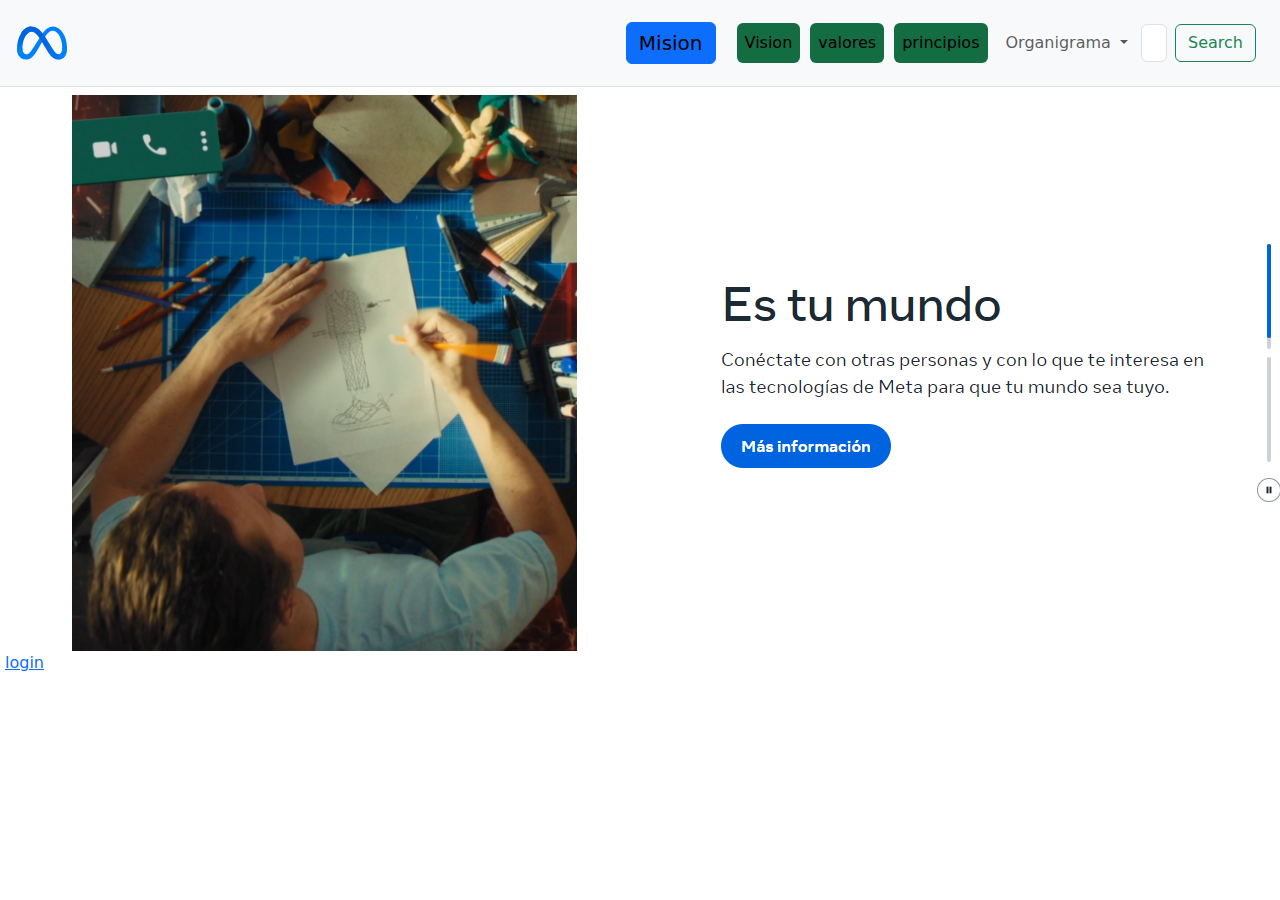
<file: index.html>
<!DOCTYPE html>
<html lang="en">
<head>
    <meta charset="UTF-8">
    <meta name="viewport" content="width=device-width, initial-scale=1.0">
    <link rel="stylesheet" href="styles.css">
    <link href="https://cdn.jsdelivr.net/npm/bootstrap@5.3.3/dist/css/bootstrap.min.css" rel="stylesheet" integrity="sha384-QWTKZyjpPEjISv5WaRU9OFeRpok6YctnYmDr5pNlyT2bRjXh0JMhjY6hW+ALEwIH" crossorigin="anonymous">
    <title>Document</title>
</head>
<body>
    <header class="container-fluid d-flex bg-light align-items-center justify-content-center mb-2 border-bottom">
        <nav class="navbar ">
            <a class="navbar-brand" href="#">
              <img src="imgs/meta-icon (1).svg" width="50" height="50" alt="">
            </a>
          </nav>
          <nav class="navbar navbar-expand-lg navbar-light bg-light">
            <div class="container-fluid">
              <a class="navbar-brand btn btn-primary" href="mision.html">Mision</a>
              <button class="navbar-toggler" type="button" data-bs-toggle="collapse" data-bs-target="#navbarSupportedContent" aria-controls="navbarSupportedContent" aria-expanded="false" aria-label="Toggle navigation">
                <span class="navbar-toggler-icon"></span>
              </button>
              <div class="collapse navbar-collapse" id="navbarSupportedContent">
                <ul class="navbar-nav me-auto mb-2 mb-lg-0">
                  <li class="nav-item">
                    <a class="nav-link active btn btn-success" aria-current="page" href="vision.html">Vision</a>
                  </li>
                  <li class="nav-item">
                    <a class="nav-link active btn  btn-success"  aria-current="page" href="valores.html">valores</a>
                  </li>
                  <li class="nav-item">
                    <a class="nav-link active btn  btn-success" aria-current="page" href="principios.html">principios
                    </a>
                  </li>
                  <li class="nav-item dropdown">
                    <a class="nav-link dropdown-toggle" href="#" id="navbarDropdown" role="button" data-bs-toggle="dropdown" aria-expanded="false">
                      Organigrama
                    </a>
                    
                    <ul class="dropdown-menu" aria-labelledby="navbarDropdown">
                      <li><a class="dropdown-item" href="#">Action</a></li>
                      <li><a class="dropdown-item" href="#">Another action</a></li>
                      <li><hr class="dropdown-divider"></li>
                      <li><a class="dropdown-item" href="#">Something else here</a></li>
                    </ul>
                  </li>
                 
                </ul>
                <form class="d-flex">
                  <input class="form-control me-2" type="search" placeholder="Search" aria-label="Search">
                  <button class="btn btn-outline-success" type="submit">Search</button>
                </form>
              </div>
            </div>
          </nav>
      </header>
      <main>
        <img src="Screenshot_1.png" alt="">
      </main>
      <script src="https://cdn.jsdelivr.net/npm/bootstrap@5.3.3/dist/js/bootstrap.bundle.min.js" integrity="sha384-YvpcrYf0tY3lHB60NNkmXc5s9fDVZLESaAA55NDzOxhy9GkcIdslK1eN7N6jIeHz" crossorigin="anonymous"></script>
<a href="login.html">login</a>
</body>
</html>
</file>
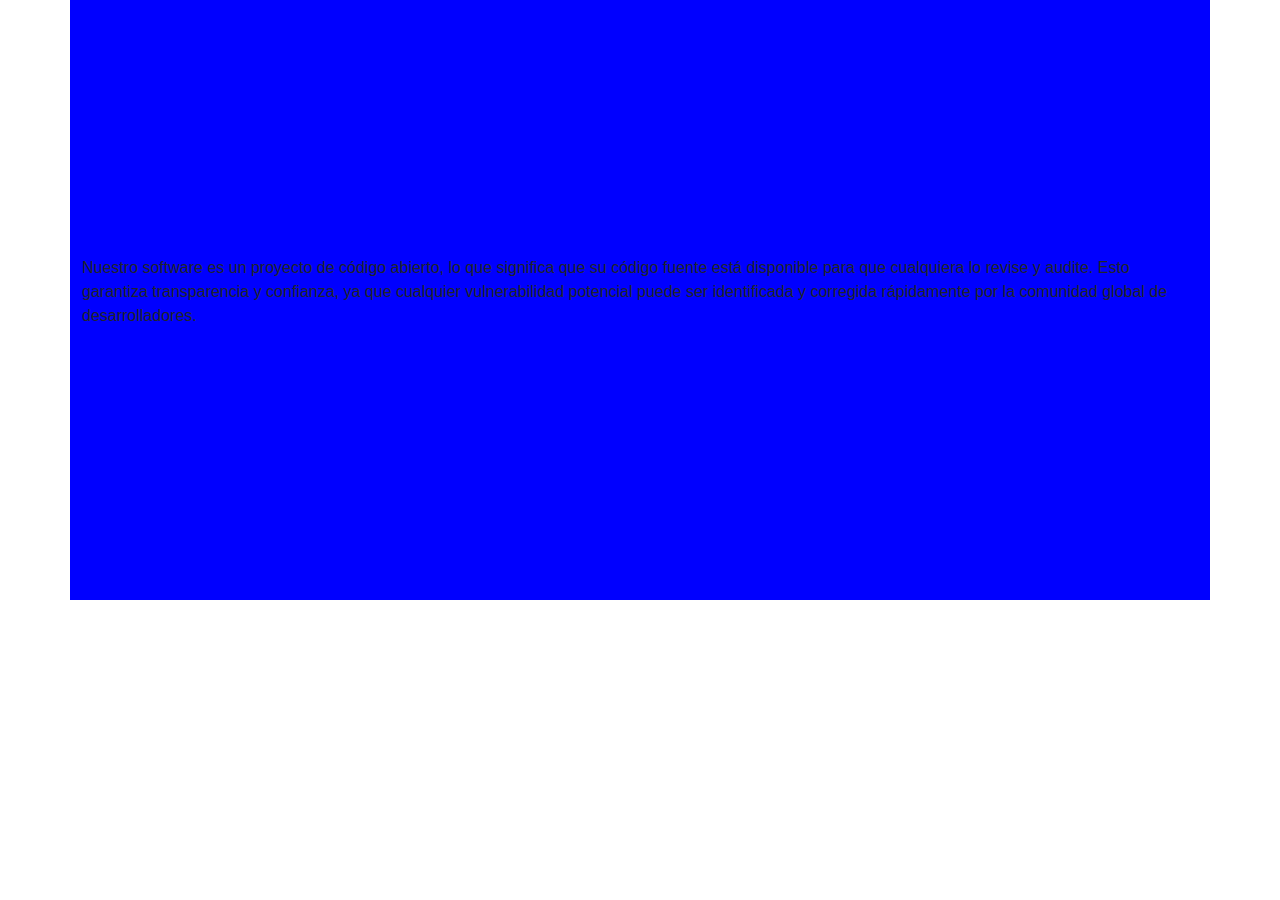
<file: codigo.html>
<!DOCTYPE html>
<html lang="en">
<head>
    <meta charset="UTF-8">
    <meta name="viewport" content="width=device-width, initial-scale=1.0">
    <link rel="stylesheet" href="mision.css">
    <link href="https://cdn.jsdelivr.net/npm/bootstrap@5.3.3/dist/css/bootstrap.min.css" rel="stylesheet" integrity="sha384-QWTKZyjpPEjISv5WaRU9OFeRpok6YctnYmDr5pNlyT2bRjXh0JMhjY6hW+ALEwIH" crossorigin="anonymous">

    <title>Document</title>
</head>
<body >

    <div class="container">
        <p>Nuestro software es un proyecto de código abierto, lo que significa que su código fuente está disponible para que cualquiera lo revise y audite. Esto garantiza transparencia y confianza, ya que cualquier vulnerabilidad potencial puede ser identificada y corregida rápidamente por la comunidad global de desarrolladores.</p>
    </div>
</body>
</html>
</file>
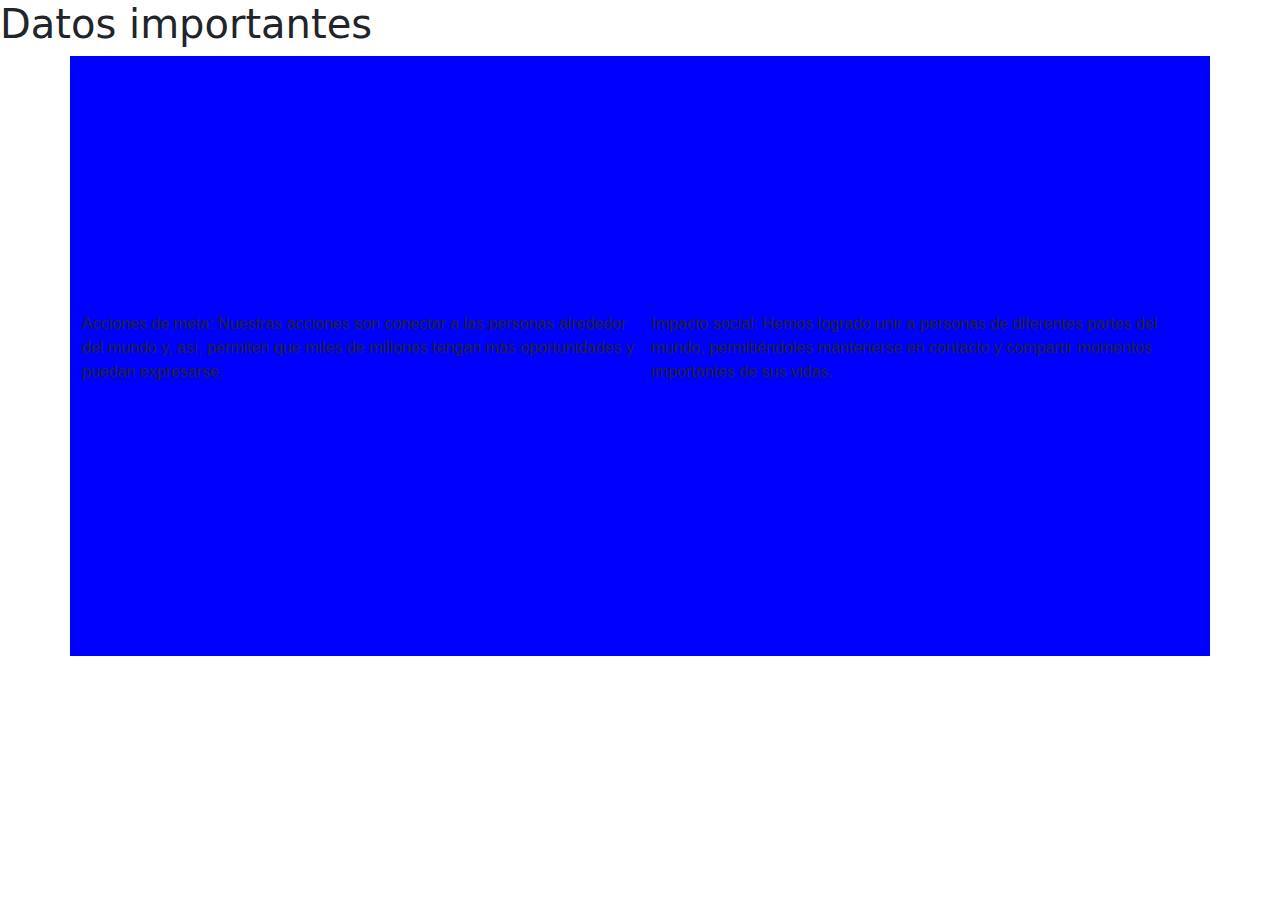
<file: datos_importantes.html>
<!DOCTYPE html>
<html lang="en">
<head>
    <meta charset="UTF-8">
    <meta name="viewport" content="width=device-width, initial-scale=1.0">
    <link rel="stylesheet" href="mision.css">
    <link href="https://cdn.jsdelivr.net/npm/bootstrap@5.3.3/dist/css/bootstrap.min.css" rel="stylesheet" integrity="sha384-QWTKZyjpPEjISv5WaRU9OFeRpok6YctnYmDr5pNlyT2bRjXh0JMhjY6hW+ALEwIH" crossorigin="anonymous">

    <title>Document</title>
</head>
<body>
    <header>
        <h1>Datos importantes</h1>
    </header>
    <div class="container">
        
    <p>
        Acciones de meta: Nuestras acciones son conectar a las personas alrededor del mundo y, así, permiten que miles de millones tengan más oportunidades y puedan expresarse.
     </p>
     <br>
     <p>Impacto social:             Hemos logrado unir a personas de diferentes partes del mundo, permitiéndoles mantenerse en contacto y compartir momentos importantes de sus vidas.</p>
    </div>
</body>
</html>
</file>
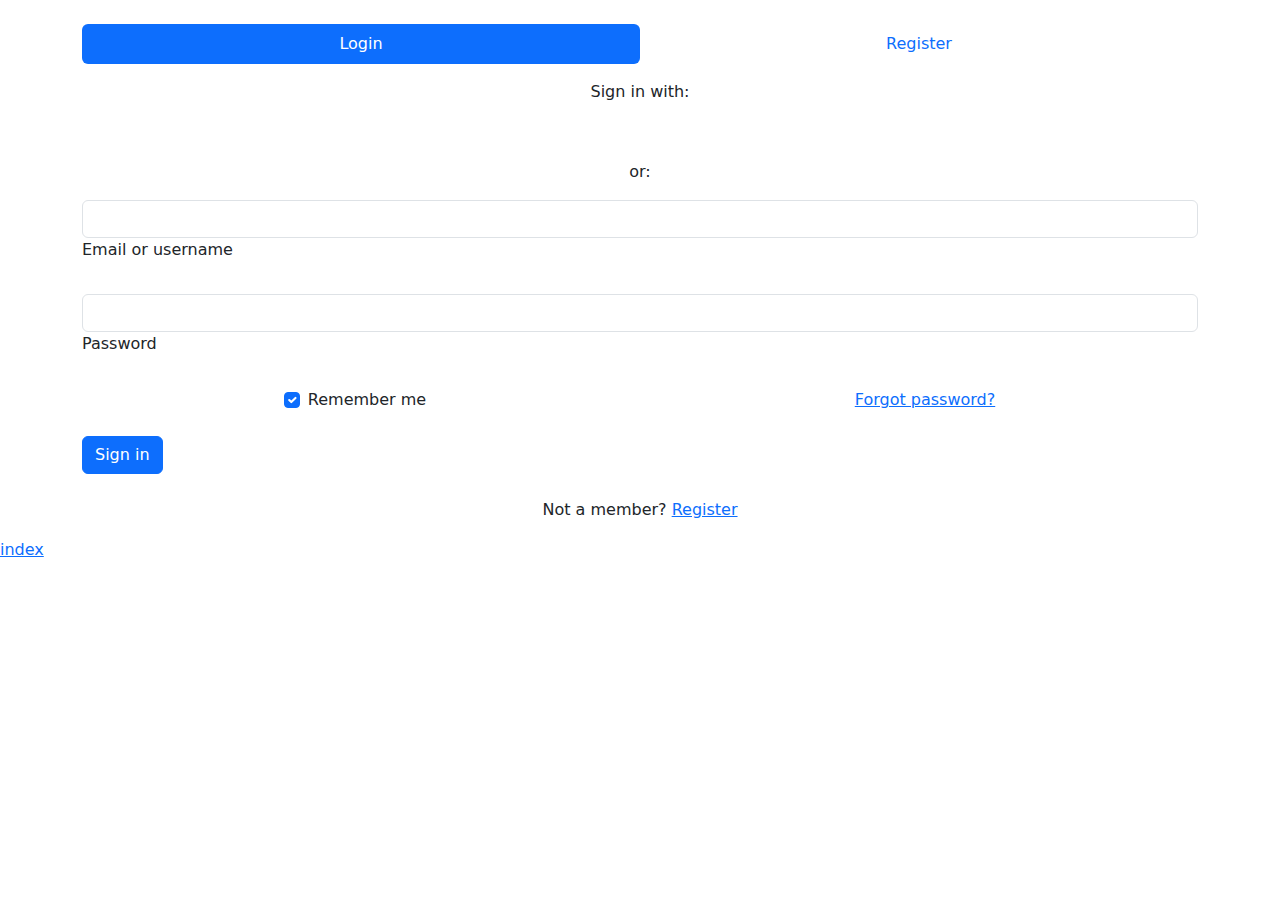
<file: login.html>
<!DOCTYPE html>
<html lang="en">

<head>
  <meta charset="UTF-8">
  <meta name="viewport" content="width=device-width, initial-scale=1.0">
  <link href="https://cdn.jsdelivr.net/npm/bootstrap@5.3.3/dist/css/bootstrap.min.css" rel="stylesheet"
    integrity="sha384-QWTKZyjpPEjISv5WaRU9OFeRpok6YctnYmDr5pNlyT2bRjXh0JMhjY6hW+ALEwIH" crossorigin="anonymous">
  <title>Document</title>
</head>

<body>
  <main class="container mt-4">
    <!-- Pills navs -->
    <ul class="nav nav-pills nav-justified mb-3" id="ex1" role="tablist">
      <li class="nav-item" role="presentation">
        <a class="nav-link active" id="tab-login" data-mdb-pill-init href="#pills-login" role="tab"
          aria-controls="pills-login" aria-selected="true">Login</a>
      </li>
      <li class="nav-item" role="presentation">
        <a class="nav-link" id="tab-register" data-mdb-pill-init href="#pills-register" role="tab"
          aria-controls="pills-register" aria-selected="false">Register</a>
      </li>
    </ul>
    <!-- Pills navs -->

    <!-- Pills content -->
    <div class="tab-content">
      <div class="tab-pane fade show active" id="pills-login" role="tabpanel" aria-labelledby="tab-login">
        <form>
          <div class="text-center mb-3">
            <p>Sign in with:</p>
            <button type="button" data-mdb-button-init data-mdb-ripple-init class="btn btn-link btn-floating mx-1">
              <i class="fab fa-facebook-f"></i>
            </button>

            <button type="button" data-mdb-button-init data-mdb-ripple-init class="btn btn-link btn-floating mx-1">
              <i class="fab fa-google"></i>
            </button>

            <button type="button" data-mdb-button-init data-mdb-ripple-init class="btn btn-link btn-floating mx-1">
              <i class="fab fa-twitter"></i>
            </button>

            <button type="button" data-mdb-button-init data-mdb-ripple-init class="btn btn-link btn-floating mx-1">
              <i class="fab fa-github"></i>
            </button>
          </div>

          <p class="text-center">or:</p>

          <!-- Email input -->
          <div data-mdb-input-init class="form-outline mb-4">
            <input type="email" id="loginName" class="form-control" />
            <label class="form-label" for="loginName">Email or username</label>
          </div>

          <!-- Password input -->
          <div data-mdb-input-init class="form-outline mb-4">
            <input type="password" id="loginPassword" class="form-control" />
            <label class="form-label" for="loginPassword">Password</label>
          </div>

          <!-- 2 column grid layout -->
          <div class="row mb-4">
            <div class="col-md-6 d-flex justify-content-center">
              <!-- Checkbox -->
              <div class="form-check mb-3 mb-md-0">
                <input class="form-check-input" type="checkbox" value="" id="loginCheck" checked />
                <label class="form-check-label" for="loginCheck"> Remember me </label>
              </div>
            </div>

            <div class="col-md-6 d-flex justify-content-center">
              <!-- Simple link -->
              <a href="#!">Forgot password?</a>
            </div>
          </div>

          <!-- Submit button -->
          <button type="submit" data-mdb-button-init data-mdb-ripple-init class="btn btn-primary btn-block mb-4">Sign
            in</button>

          <!-- Register buttons -->
          <div class="text-center">
            <p>Not a member? <a href="#!">Register</a></p>
          </div>
        </form>
      </div>
      <div class="tab-pane fade" id="pills-register" role="tabpanel" aria-labelledby="tab-register">
        <form>
          <div class="text-center mb-3">
            <p>Sign up with:</p>
            <button type="button" data-mdb-button-init data-mdb-ripple-init class="btn btn-link btn-floating mx-1">
              <i class="fab fa-facebook-f"></i>
            </button>

            <button type="button" data-mdb-button-init data-mdb-ripple-init class="btn btn-link btn-floating mx-1">
              <i class="fab fa-google"></i>
            </button>

            <button type="button" data-mdb-button-init data-mdb-ripple-init class="btn btn-link btn-floating mx-1">
              <i class="fab fa-twitter"></i>
            </button>

            <button type="button" data-mdb-button-init data-mdb-ripple-init class="btn btn-link btn-floating mx-1">
              <i class="fab fa-github"></i>
            </button>
          </div>

          <p class="text-center">or:</p>

          <!-- Name input -->
          <div data-mdb-input-init class="form-outline mb-4">
            <input type="text" id="registerName" class="form-control" />
            <label class="form-label" for="registerName">Name</label>
          </div>

          <!-- Username input -->
          <div data-mdb-input-init class="form-outline mb-4">
            <input type="text" id="registerUsername" class="form-control" />
            <label class="form-label" for="registerUsername">Username</label>
          </div>

          <!-- Email input -->
          <div data-mdb-input-init class="form-outline mb-4">
            <input type="email" id="registerEmail" class="form-control" />
            <label class="form-label" for="registerEmail">Email</label>
          </div>

          <!-- Password input -->
          <div data-mdb-input-init class="form-outline mb-4">
            <input type="password" id="registerPassword" class="form-control" />
            <label class="form-label" for="registerPassword">Password</label>
          </div>

          <!-- Repeat Password input -->
          <div data-mdb-input-init class="form-outline mb-4">
            <input type="password" id="registerRepeatPassword" class="form-control" />
            <label class="form-label" for="registerRepeatPassword">Repeat password</label>
          </div>

          <!-- Checkbox -->
          <div class="form-check d-flex justify-content-center mb-4">
            <input class="form-check-input me-2" type="checkbox" value="" id="registerCheck" checked
              aria-describedby="registerCheckHelpText" />
            <label class="form-check-label" for="registerCheck">
              I have read and agree to the terms
            </label>
          </div>

          <!-- Submit button -->
          <button type="submit" data-mdb-button-init data-mdb-ripple-init class="btn btn-primary btn-block mb-3"><a href="index.html">Sign
            in</a></button>
        </form>
      </div>
    </div>
    <!-- Pills content -->
  </main>
  <a href="index.html">index</a>
  <script src="https://cdn.jsdelivr.net/npm/bootstrap@5.3.3/dist/js/bootstrap.bundle.min.js" integrity="sha384-YvpcrYf0tY3lHB60NNkmXc5s9fDVZLESaAA55NDzOxhy9GkcIdslK1eN7N6jIeHz" crossorigin="anonymous"></script>
</body>

</html>
</file>
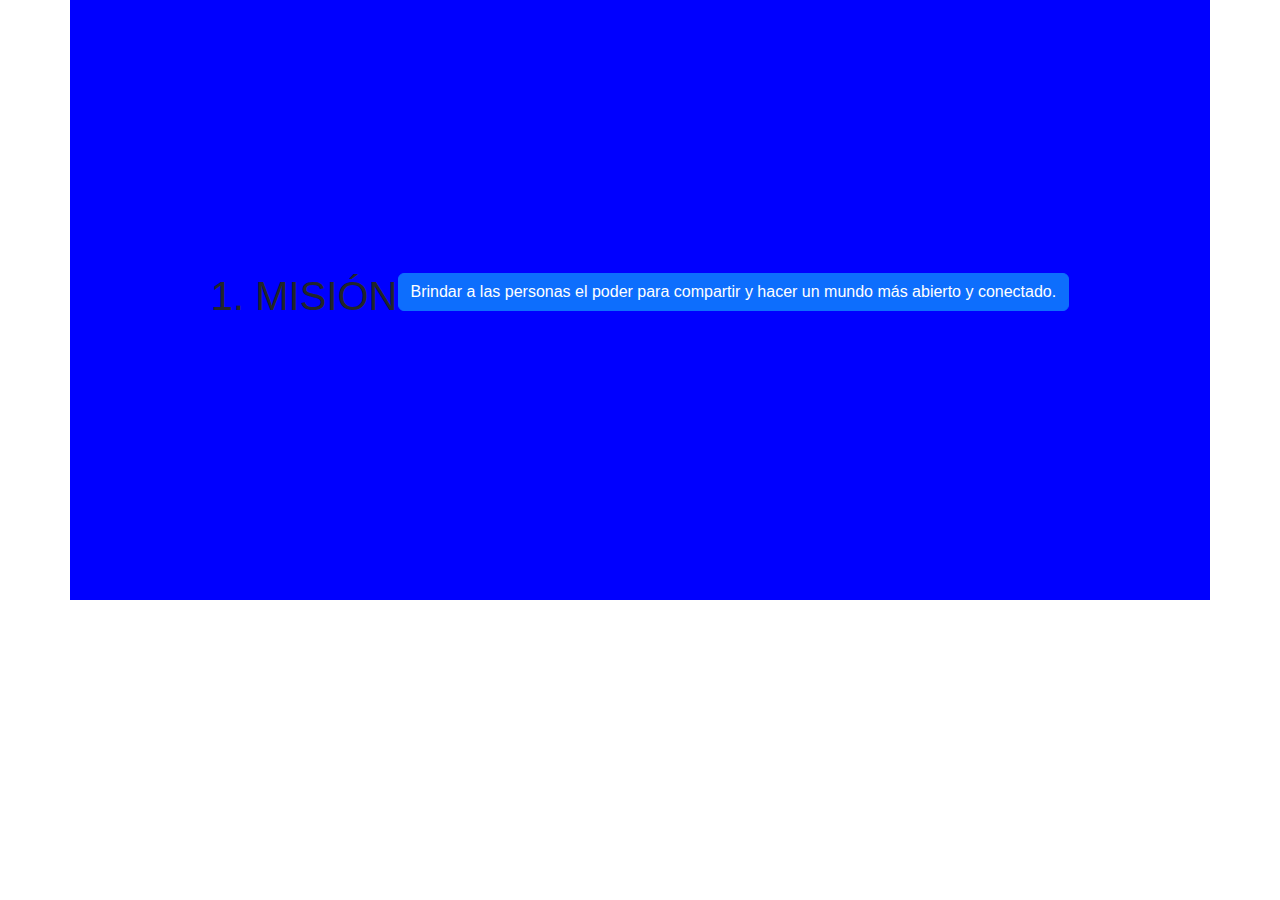
<file: mision.html>
<!DOCTYPE html>
<html lang="en">
<head>
    <meta charset="UTF-8">
    <meta name="viewport" content="width=device-width, initial-scale=1.0">
    <link rel="stylesheet" href="mision.css">
    <link href="https://cdn.jsdelivr.net/npm/bootstrap@5.3.3/dist/css/bootstrap.min.css" rel="stylesheet" integrity="sha384-QWTKZyjpPEjISv5WaRU9OFeRpok6YctnYmDr5pNlyT2bRjXh0JMhjY6hW+ALEwIH" crossorigin="anonymous">

    <title>Document</title>
</head>
<body>
    <div class="container">
        <h1 class="btn-seconday">1.	MISIÓN</h1>
        
        <p class="btn btn-primary">
            Brindar a las personas el poder para compartir y hacer un mundo más abierto y conectado.
            </p>
    </div>
</body>
</html>
</file>
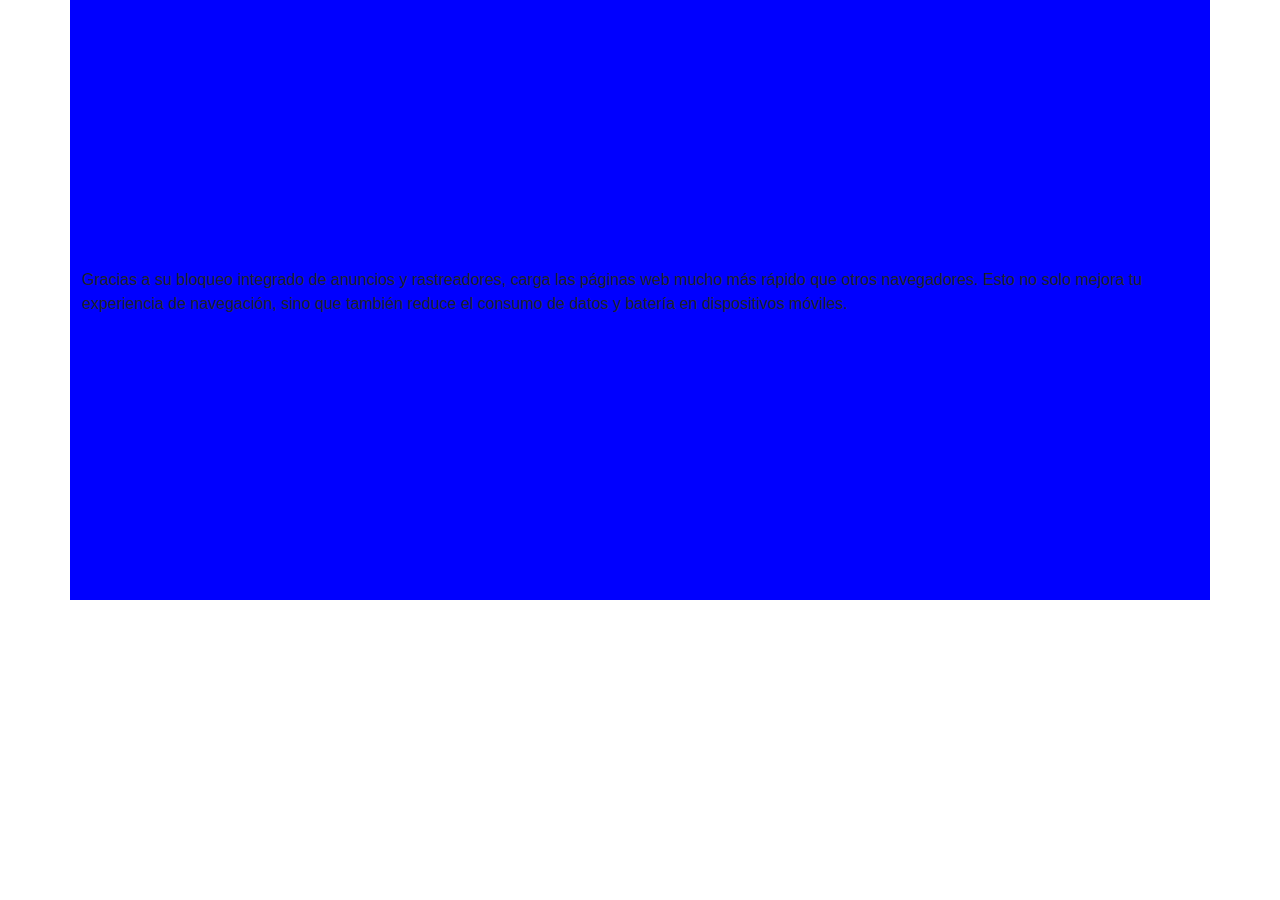
<file: navegacion.html>
<!DOCTYPE html>
<html lang="en">
<head>
    <meta charset="UTF-8">
    <meta name="viewport" content="width=device-width, initial-scale=1.0">
    <link rel="stylesheet" href="mision.css">
    <link href="https://cdn.jsdelivr.net/npm/bootstrap@5.3.3/dist/css/bootstrap.min.css" rel="stylesheet" integrity="sha384-QWTKZyjpPEjISv5WaRU9OFeRpok6YctnYmDr5pNlyT2bRjXh0JMhjY6hW+ALEwIH" crossorigin="anonymous">

    <title>Document</title>
</head>
<body >
    <div class="container">
        <p>Gracias a su bloqueo integrado de anuncios y rastreadores,  carga las páginas web mucho más rápido que otros navegadores. Esto no solo mejora tu experiencia de navegación, sino que también reduce el consumo de datos y batería en dispositivos móviles.</p>
    </div>
</body>
</html>
</file>
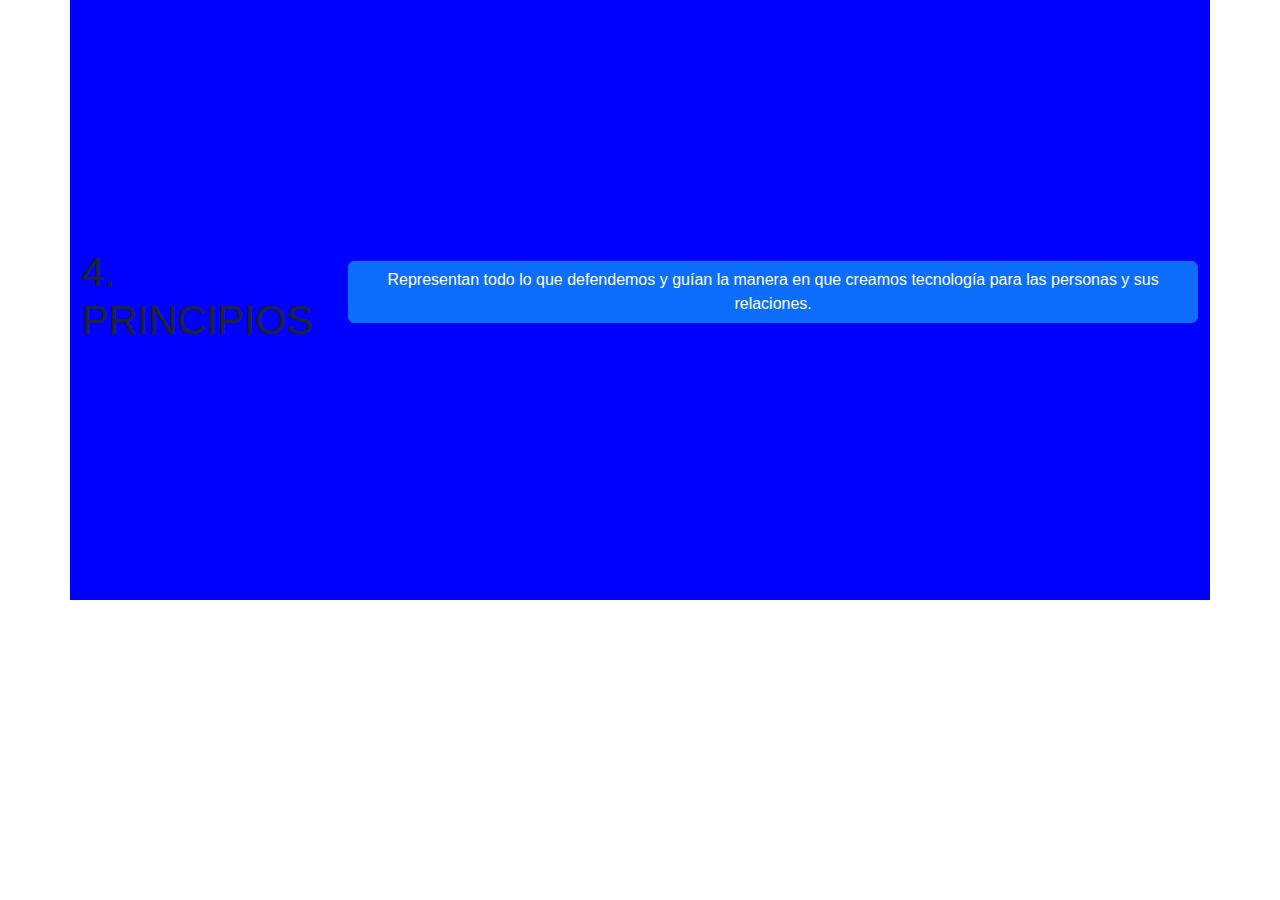
<file: principios.html>
<!DOCTYPE html>
<html lang="en">
<head>
    <meta charset="UTF-8">
    <meta name="viewport" content="width=device-width, initial-scale=1.0">
    <link rel="stylesheet" href="mision.css">
    <link href="https://cdn.jsdelivr.net/npm/bootstrap@5.3.3/dist/css/bootstrap.min.css" rel="stylesheet" integrity="sha384-QWTKZyjpPEjISv5WaRU9OFeRpok6YctnYmDr5pNlyT2bRjXh0JMhjY6hW+ALEwIH" crossorigin="anonymous">

    <title>Document</title>
</head>
<body>
    <div class="container">
        <h1 class="btn-seconday">4.	PRINCIPIOS</h1>
        
        <p class="btn btn-primary">
            Representan todo lo que defendemos y guían la manera en que creamos tecnología para las personas y sus relaciones.
            
            </p>
    </div>
</body>
</html>
</file>
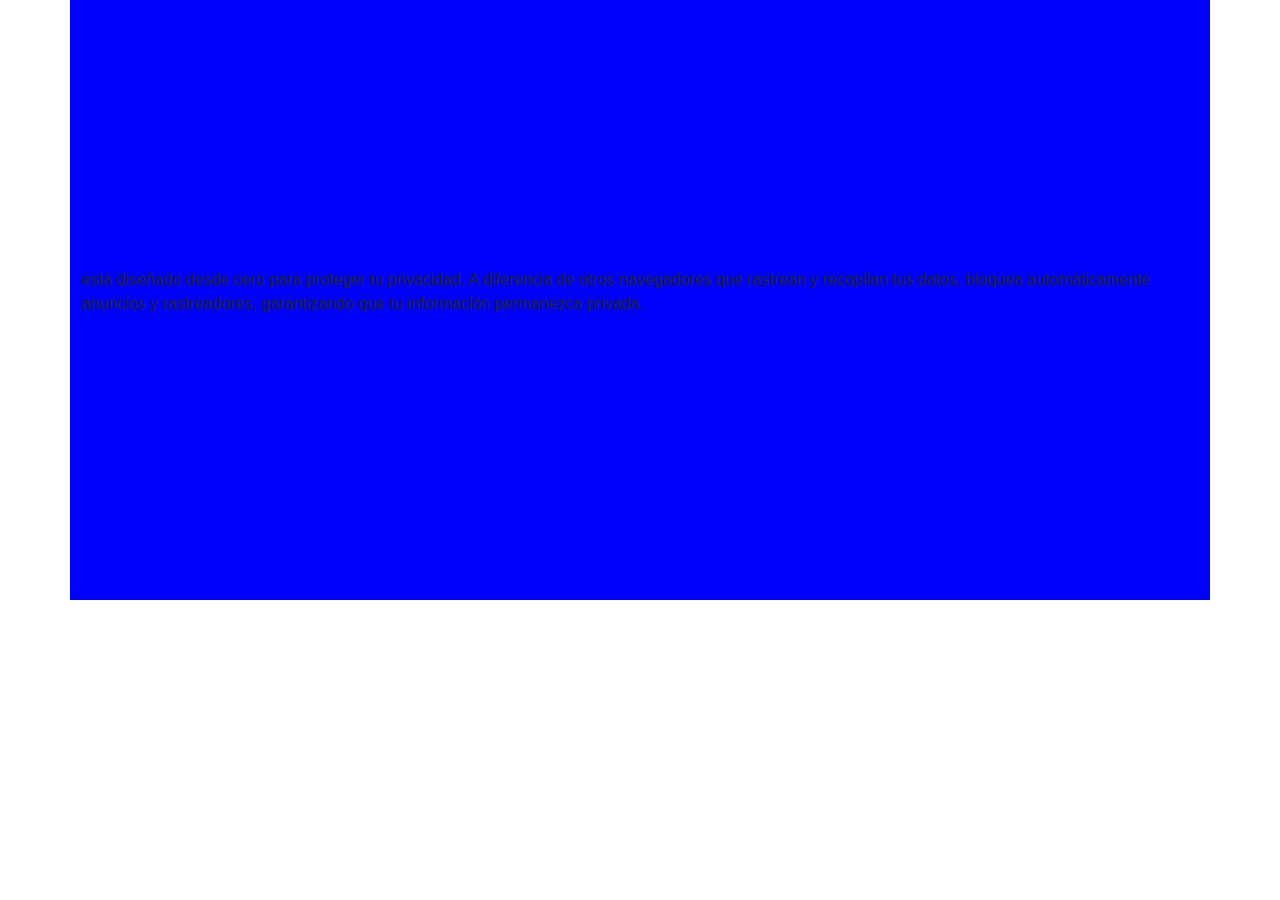
<file: proteccion.html>
<!DOCTYPE html>
<html lang="en">
<head>
    <meta charset="UTF-8">
    <meta name="viewport" content="width=device-width, initial-scale=1.0">
    <link rel="stylesheet" href="mision.css">
    <link href="https://cdn.jsdelivr.net/npm/bootstrap@5.3.3/dist/css/bootstrap.min.css" rel="stylesheet" integrity="sha384-QWTKZyjpPEjISv5WaRU9OFeRpok6YctnYmDr5pNlyT2bRjXh0JMhjY6hW+ALEwIH" crossorigin="anonymous">

    <title>Document</title>
</head>
<body >

    <div class="container">
        <p>está diseñado desde cero para proteger tu privacidad. A diferencia de otros navegadores que rastrean y recopilan tus datos,  bloquea automáticamente anuncios y rastreadores, garantizando que tu información permanezca privada.</p>
    </div>
</body>
</html>
</file>
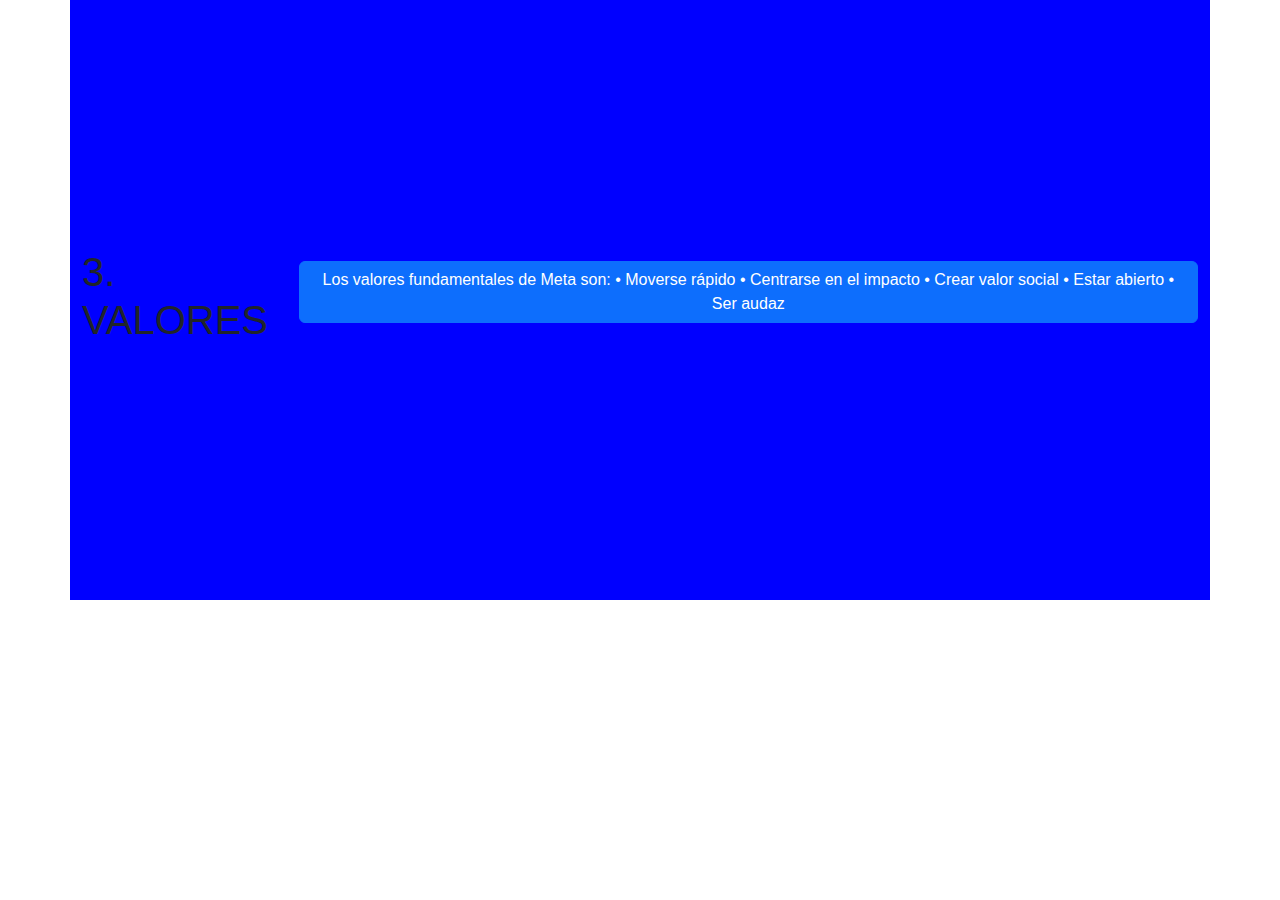
<file: valores.html>
<!DOCTYPE html>
<html lang="en">
<head>
    <meta charset="UTF-8">
    <meta name="viewport" content="width=device-width, initial-scale=1.0">
    <link rel="stylesheet" href="mision.css">
    <link href="https://cdn.jsdelivr.net/npm/bootstrap@5.3.3/dist/css/bootstrap.min.css" rel="stylesheet" integrity="sha384-QWTKZyjpPEjISv5WaRU9OFeRpok6YctnYmDr5pNlyT2bRjXh0JMhjY6hW+ALEwIH" crossorigin="anonymous">

    <title>Document</title>
</head>
<body>
    <div class="container">
        <h1 class="btn-seconday">3.	VALORES</h1>
        
        <p class="btn btn-primary">
            Los valores fundamentales de Meta son:
        • Moverse rápido
        • Centrarse en el impacto
        • Crear valor social
        • Estar abierto
        • Ser audaz

            
     </p>
    </div>
</body>
</html>
</file>
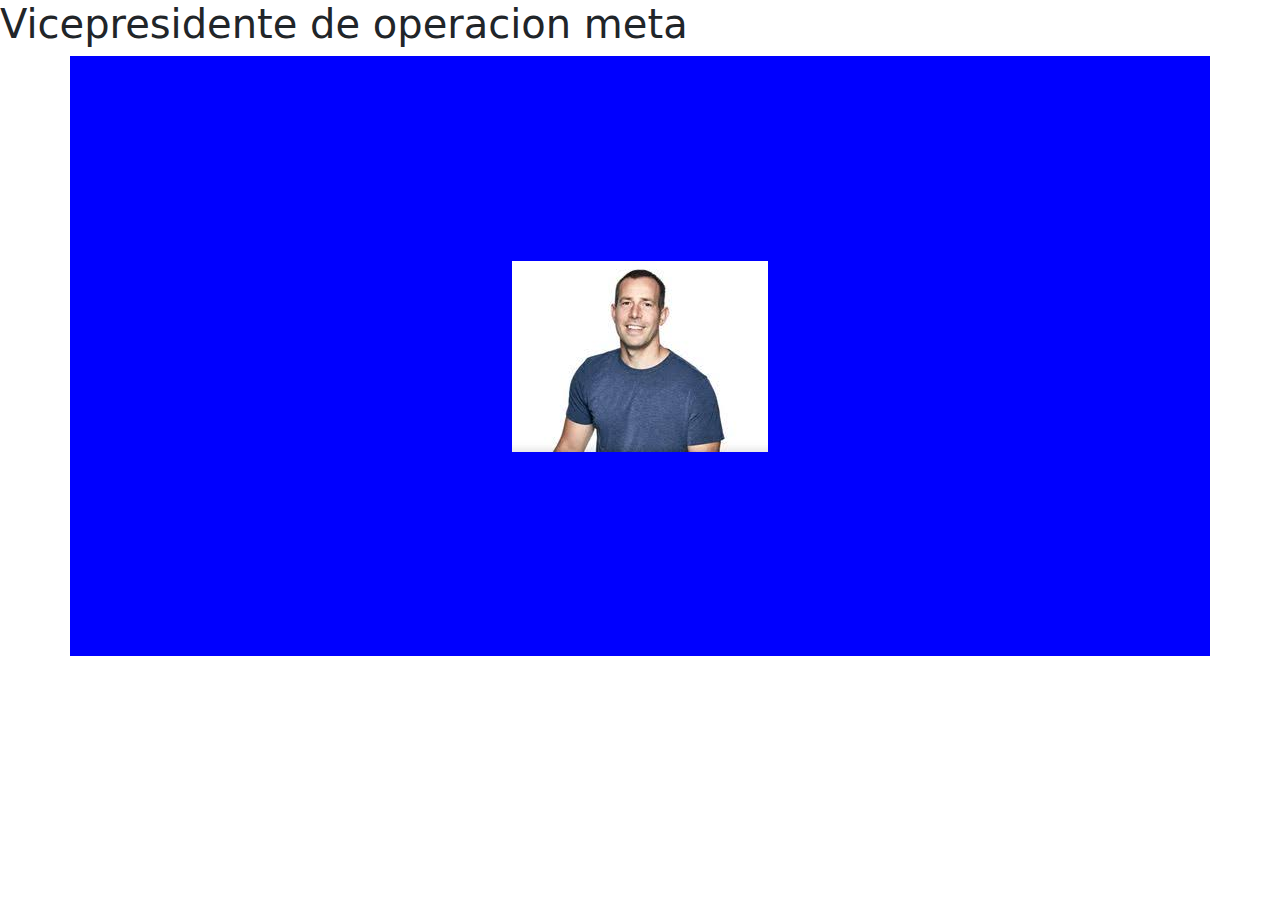
<file: viceprecidente de operacion.html>
<!DOCTYPE html>
<html lang="en">
<head>
    <meta charset="UTF-8">
    <meta name="viewport" content="width=device-width, initial-scale=1.0">
    <link rel="stylesheet" href="mision.css">
    <link href="https://cdn.jsdelivr.net/npm/bootstrap@5.3.3/dist/css/bootstrap.min.css" rel="stylesheet" integrity="sha384-QWTKZyjpPEjISv5WaRU9OFeRpok6YctnYmDr5pNlyT2bRjXh0JMhjY6hW+ALEwIH" crossorigin="anonymous">

    <title>Document</title>
</head>
<body >
    <header>
        <h1>Vicepresidente de operacion meta</h1>
    </header>
    <div class="container">
        <img src="[data-uri]"  >
    </div>
</body>
</html>
</file>
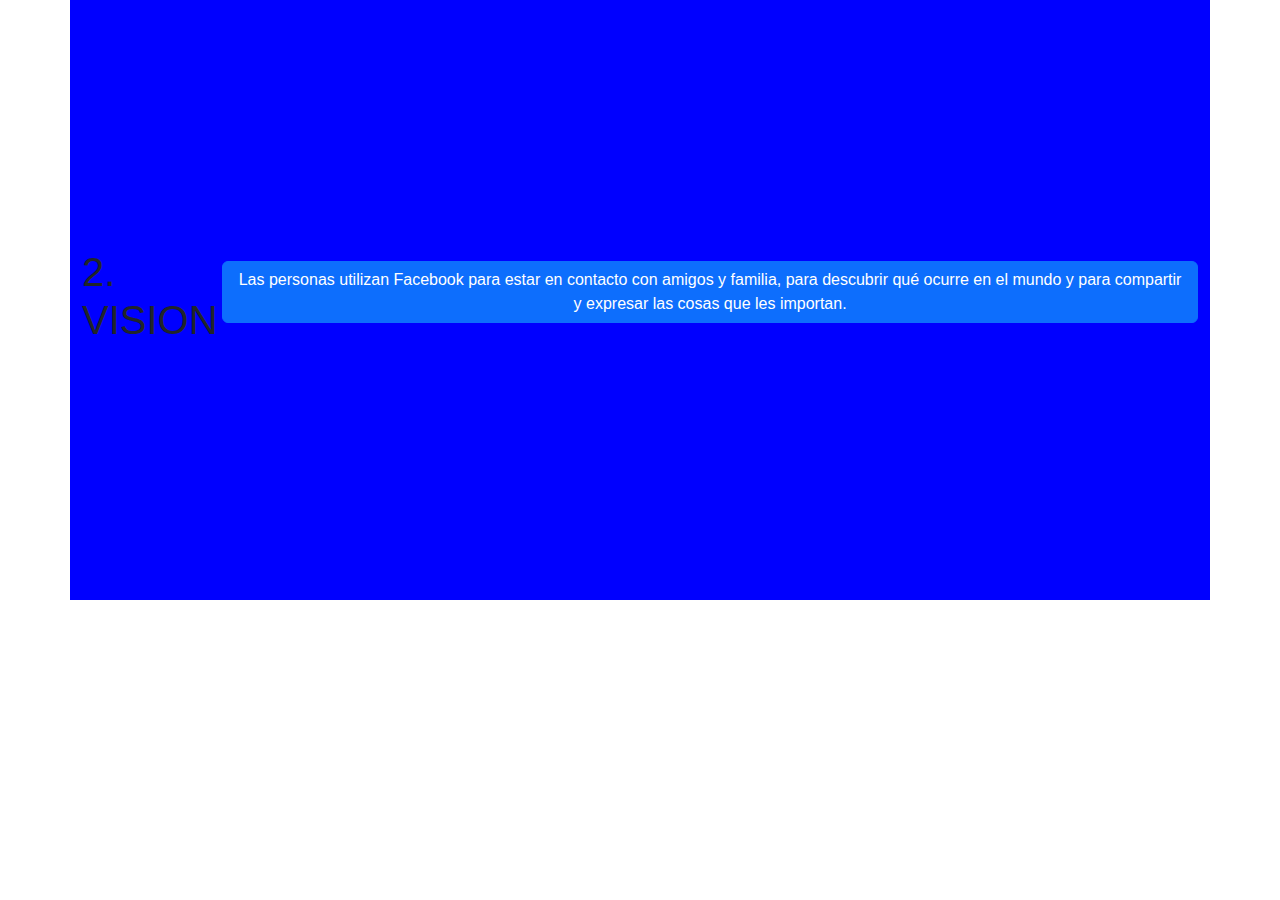
<file: vision.html>
<!DOCTYPE html>
<html lang="en">
<head>
    <meta charset="UTF-8">
    <meta name="viewport" content="width=device-width, initial-scale=1.0">
    <link rel="stylesheet" href="mision.css">
    <link href="https://cdn.jsdelivr.net/npm/bootstrap@5.3.3/dist/css/bootstrap.min.css" rel="stylesheet" integrity="sha384-QWTKZyjpPEjISv5WaRU9OFeRpok6YctnYmDr5pNlyT2bRjXh0JMhjY6hW+ALEwIH" crossorigin="anonymous">

    <title>Document</title>
</head>
<body>
    <div class="container">
        <h1 class="btn-seconday">2.	VISION</h1>
        
        <p class="btn btn-primary">
            Las personas utilizan Facebook para estar en contacto con amigos y familia, para descubrir qué ocurre en el mundo y para compartir y expresar las cosas que les importan.
            
            </p>
    </div>
</body>
</html>
</file>
<file: styles.css>
header nav{

    width: 100%;
}

a {
    margin:5px ;
}
</file>
<file: mision.css>
.container{
    height: 600px;
    width: 700px;
    background-color: blue;
    display: flex;
    align-items: center;
    justify-content: center;
    font-family: 'Gill Sans', 'Gill Sans MT', Calibri, 'Trebuchet MS', sans-serif;
}

h1{
    font-size: 80px;
}
</file>
